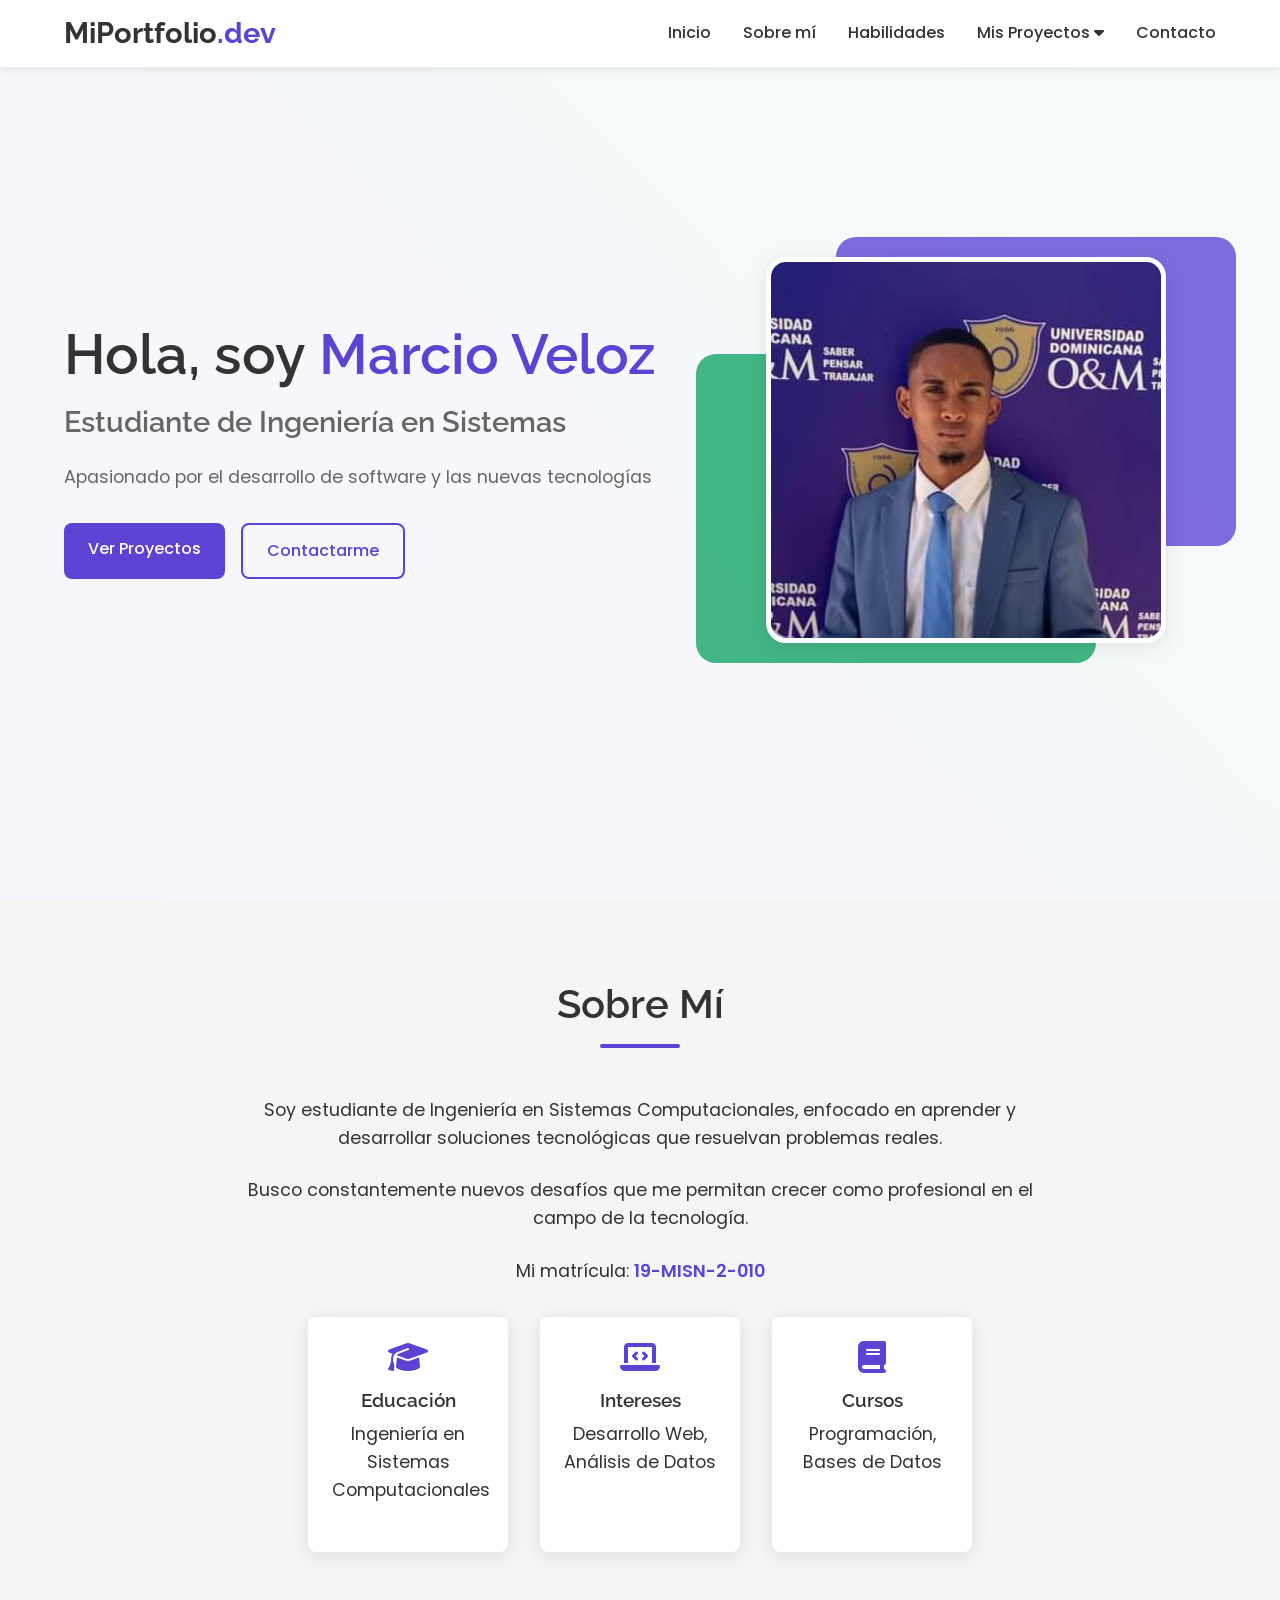
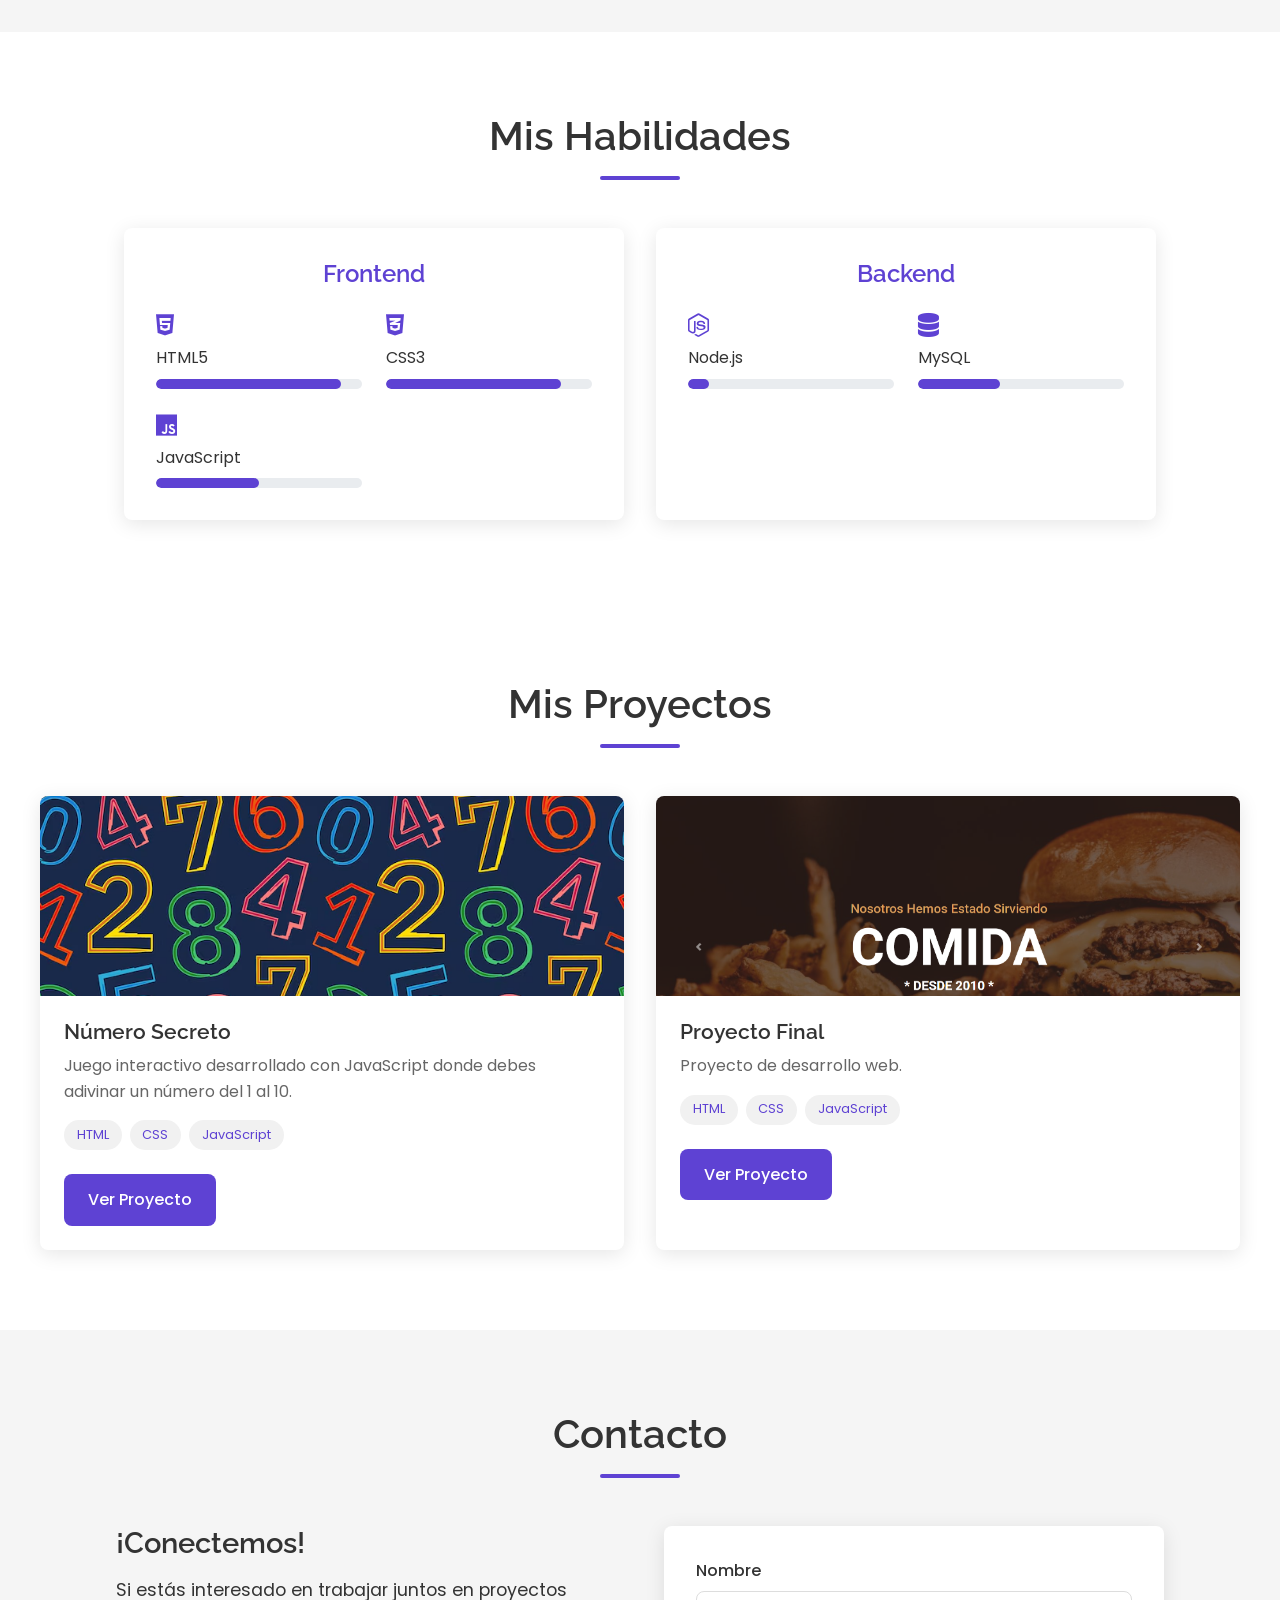
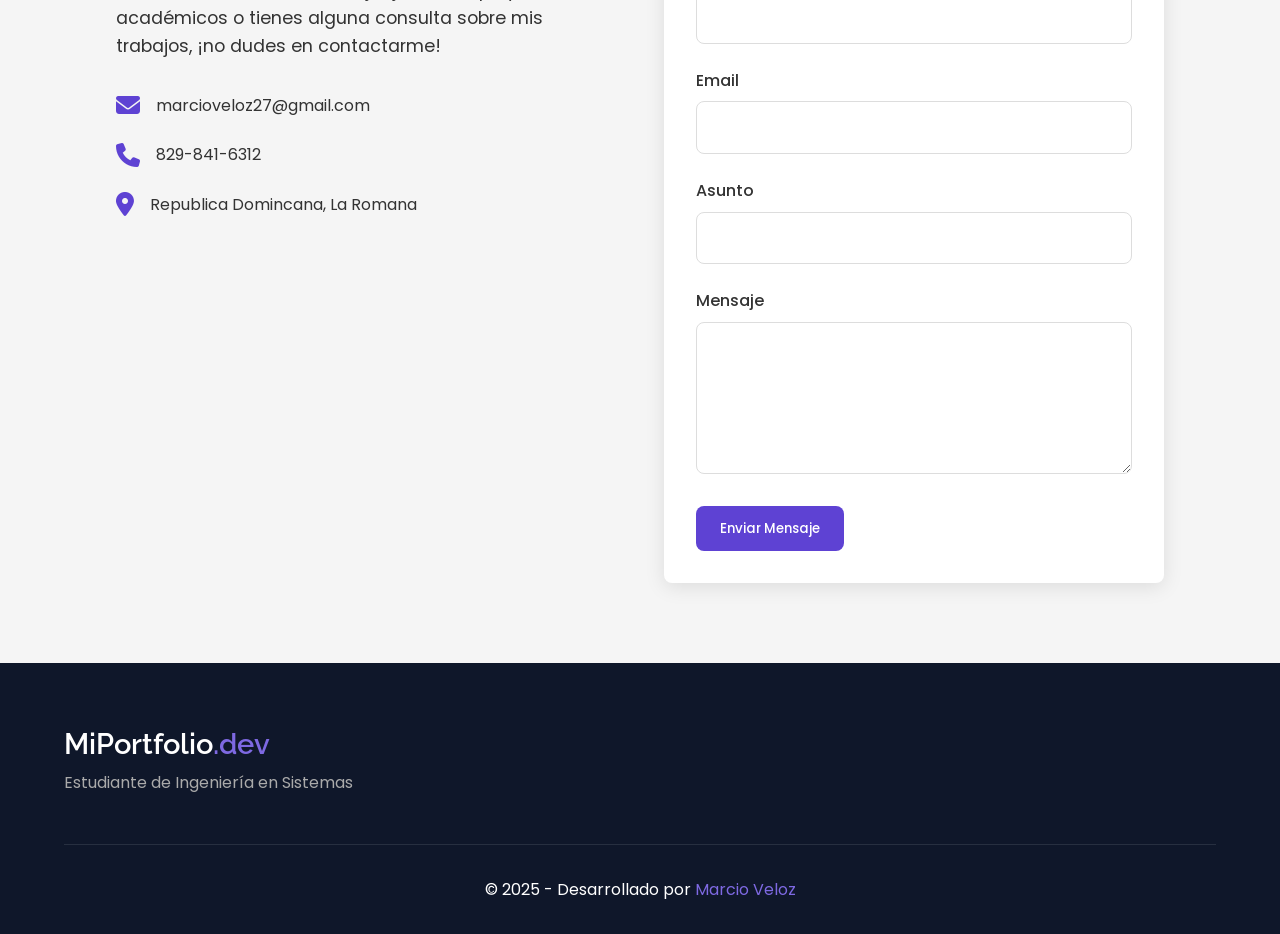
<file: index.html>
<!DOCTYPE html>
<html lang="es">
<head>
    <meta charset="UTF-8">
    <meta name="viewport" content="width=device-width, initial-scale=1.0">
    <title>Mi Portafolio Digital</title>
    <link rel="stylesheet" href="styles.css">
    <link rel="stylesheet" href="https://cdnjs.cloudflare.com/ajax/libs/font-awesome/6.4.0/css/all.min.css">
    <link href="https://fonts.googleapis.com/css2?family=Raleway:wght@400;500;600;700&family=Poppins:wght@300;400;500;600&display=swap" rel="stylesheet">
</head>
<body>
    <header>
        <div class="logo">
            <h1>MiPortfolio<span>.dev</span></h1>
        </div>
        <nav>
            <input type="checkbox" id="check">
            <label for="check" class="menu-btn">
                <i class="fas fa-bars"></i>
            </label>
            <ul class="nav-links">
                <li><a href="#inicio">Inicio</a></li>
                <li><a href="#sobre-mi">Sobre mí</a></li>
                <li><a href="#habilidades">Habilidades</a></li>
                <li class="dropdown">
                    <a href="#proyectos">Mis Proyectos <i class="fas fa-caret-down"></i></a>
                    <ul class="dropdown-content">
                        <li><a href="numero-secreto.html">Número Secreto</a></li>
                        <li><a href= "https://box-48.github.io/Comida/" target="_blank"">Proyecto Final</a></li>
                    </ul>
                </li>
                <li><a href="#contacto">Contacto</a></li>
            </ul>
        </nav>
    </header>

    <section id="inicio" class="hero">
        <div class="hero-content">
            <h2>Hola, soy <span class="highlight">Marcio Veloz</span></h2>
            <h3>Estudiante de Ingeniería en Sistemas</h3>
            <p>Apasionado por el desarrollo de software y las nuevas tecnologías</p>
            <div class="hero-buttons">
                <a href="#proyectos" class="btn primary-btn">Ver Proyectos</a>
                <a href="#contacto" class="btn secondary-btn">Contactarme</a>
            </div>
        </div>
        <div class="hero-image">
            <!-- Reemplaza con tu foto -->
            <img src="foto.jpg" alt="Marcio veloz - Estudiante de Ingeniería">
        </div>
    </section>

    <section id="sobre-mi" class="about">
        <div class="section-header">
            <h2>Sobre Mí</h2>
            <div class="divider"></div>
        </div>
        <div class="about-content">
            <div class="about-text">
                <p>Soy estudiante de Ingeniería en Sistemas Computacionales, enfocado en aprender y desarrollar soluciones tecnológicas que resuelvan problemas reales.</p>
                <p>Busco constantemente nuevos desafíos que me permitan crecer como profesional en el campo de la tecnología.</p>
                <p>Mi matrícula: <span class="highlight">19-MISN-2-010</span></p>
                <div class="about-details">
                    <div class="detail">
                        <i class="fas fa-graduation-cap"></i>
                        <h3>Educación</h3>
                        <p>Ingeniería en Sistemas Computacionales</p>
                    </div>
                    <div class="detail">
                        <i class="fas fa-laptop-code"></i>
                        <h3>Intereses</h3>
                        <p>Desarrollo Web, Análisis de Datos</p>
                    </div>
                    <div class="detail">
                        <i class="fas fa-book"></i>
                        <h3>Cursos</h3>
                        <p>Programación, Bases de Datos</p>
                    </div>
                </div>
            </div>
        </div>
    </section>

    <section id="habilidades" class="skills">
        <div class="section-header">
            <h2>Mis Habilidades</h2>
            <div class="divider"></div>
        </div>
        <div class="skills-container">
            <div class="skill-category">
                <h3>Frontend</h3>
                <div class="skills-grid">
                    <div class="skill-item">
                        <i class="fab fa-html5"></i>
                        <span>HTML5</span>
                        <div class="skill-bar">
                            <div class="skill-level" style="width: 90%"></div>
                        </div>
                    </div>
                    <div class="skill-item">
                        <i class="fab fa-css3-alt"></i>
                        <span>CSS3</span>
                        <div class="skill-bar">
                            <div class="skill-level" style="width: 85%"></div>
                        </div>
                    </div>
                    <div class="skill-item">
                        <i class="fab fa-js"></i>
                        <span>JavaScript</span>
                        <div class="skill-bar">
                            <div class="skill-level" style="width: 50%"></div>
                        </div>
                    </div>
              
                </div>
            </div>
            <div class="skill-category">
                <h3>Backend</h3>
                <div class="skills-grid">
                    <div class="skill-item">
                        <i class="fab fa-node-js"></i>
                        <span>Node.js</span>
                        <div class="skill-bar">
                            <div class="skill-level" style="width: 10%"></div>
                        </div>
                    </div>
                    <div class="skill-item">
                        <i class="fas fa-database"></i>
                        <span>MySQL</span>
                        <div class="skill-bar">
                            <div class="skill-level" style="width: 40%"></div>
                        </div>
                    </div>
                    </div>
                </div>
            </div>
        </div>
    </section>

    <section id="proyectos" class="projects">
        <div class="section-header">
            <h2>Mis Proyectos</h2>
            <div class="divider"></div>
        </div>
        <div class="projects-grid">
            <div class="project-card">
                <div class="project-image">
                    <img src="numero-secreto-thumb.jpg" alt="Juego Número Secreto">
                </div>
                <div class="project-info">
                    <h3>Número Secreto</h3>
                    <p>Juego interactivo desarrollado con JavaScript donde debes adivinar un número del 1 al 10.</p>
                    <div class="project-tags">
                        <span>HTML</span>
                        <span>CSS</span>
                        <span>JavaScript</span>
                    </div>
                    <a href="numero-secreto.html" class="btn primary-btn">Ver Proyecto</a>
                </div>
            </div>
            <div class="project-card">
                <div class="project-image">
                    <img src="proyecto-final-thumb.jpg" alt="Proyecto Final">
                </div>
                <div class="project-info">
                    <h3>Proyecto Final</h3>
                    <p>Proyecto de desarrollo web.</p>
                    <div class="project-tags">
                        <span>HTML</span>
                        <span>CSS</span>
                        <span>JavaScript</span>
                    </div>
                    <a href= "https://box-48.github.io/Comida/" class="btn primary-btn" target="_blank">Ver Proyecto</a>
                </div>
            </div>
        </div>
    </section>

    <section id="contacto" class="contact">
        <div class="section-header">
            <h2>Contacto</h2>
            <div class="divider"></div>
        </div>
        <div class="contact-container">
            <div class="contact-info">
                <h3>¡Conectemos!</h3>
                <p>Si estás interesado en trabajar juntos en proyectos académicos o tienes alguna consulta sobre mis trabajos, ¡no dudes en contactarme!</p>
                <div class="contact-item">
                    <i class="fas fa-envelope"></i>
                    <span>marcioveloz27@gmail.com</span>
                </div>
                <div class="contact-item">
                    <i class="fas fa-phone"></i>
                    <span>829-841-6312</span>
                </div>
                <div class="contact-item">
                    <i class="fas fa-map-marker-alt"></i>
                    <span>Republica Domincana, La Romana
                    </span>
                </div>

            </div>
            <div class="contact-form">
                <form>
                    <div class="form-group">
                        <label for="name">Nombre</label>
                        <input type="text" id="name" name="name" required>
                    </div>
                    <div class="form-group">
                        <label for="email">Email</label>
                        <input type="email" id="email" name="email" required>
                    </div>
                    <div class="form-group">
                        <label for="subject">Asunto</label>
                        <input type="text" id="subject" name="subject" required>
                    </div>
                    <div class="form-group">
                        <label for="message">Mensaje</label>
                        <textarea id="message" name="message" rows="5" required></textarea>
                    </div>
                    <button type="submit" class="btn primary-btn">Enviar Mensaje</button>
                </form>
            </div>
        </div>
    </section>

    <footer>
        <div class="footer-content">
            <div class="footer-logo">
                <h2>MiPortfolio<span>.dev</span></h2>
                <p>Estudiante de Ingeniería en Sistemas</p>
            </div>
        </div>
        <div class="footer-bottom">
            <p>&copy; 2025 - Desarrollado por <span>Marcio Veloz</span></p>
        </div>
    </footer>

    <script src="script.js"></script>
</body>
</html>
</file>
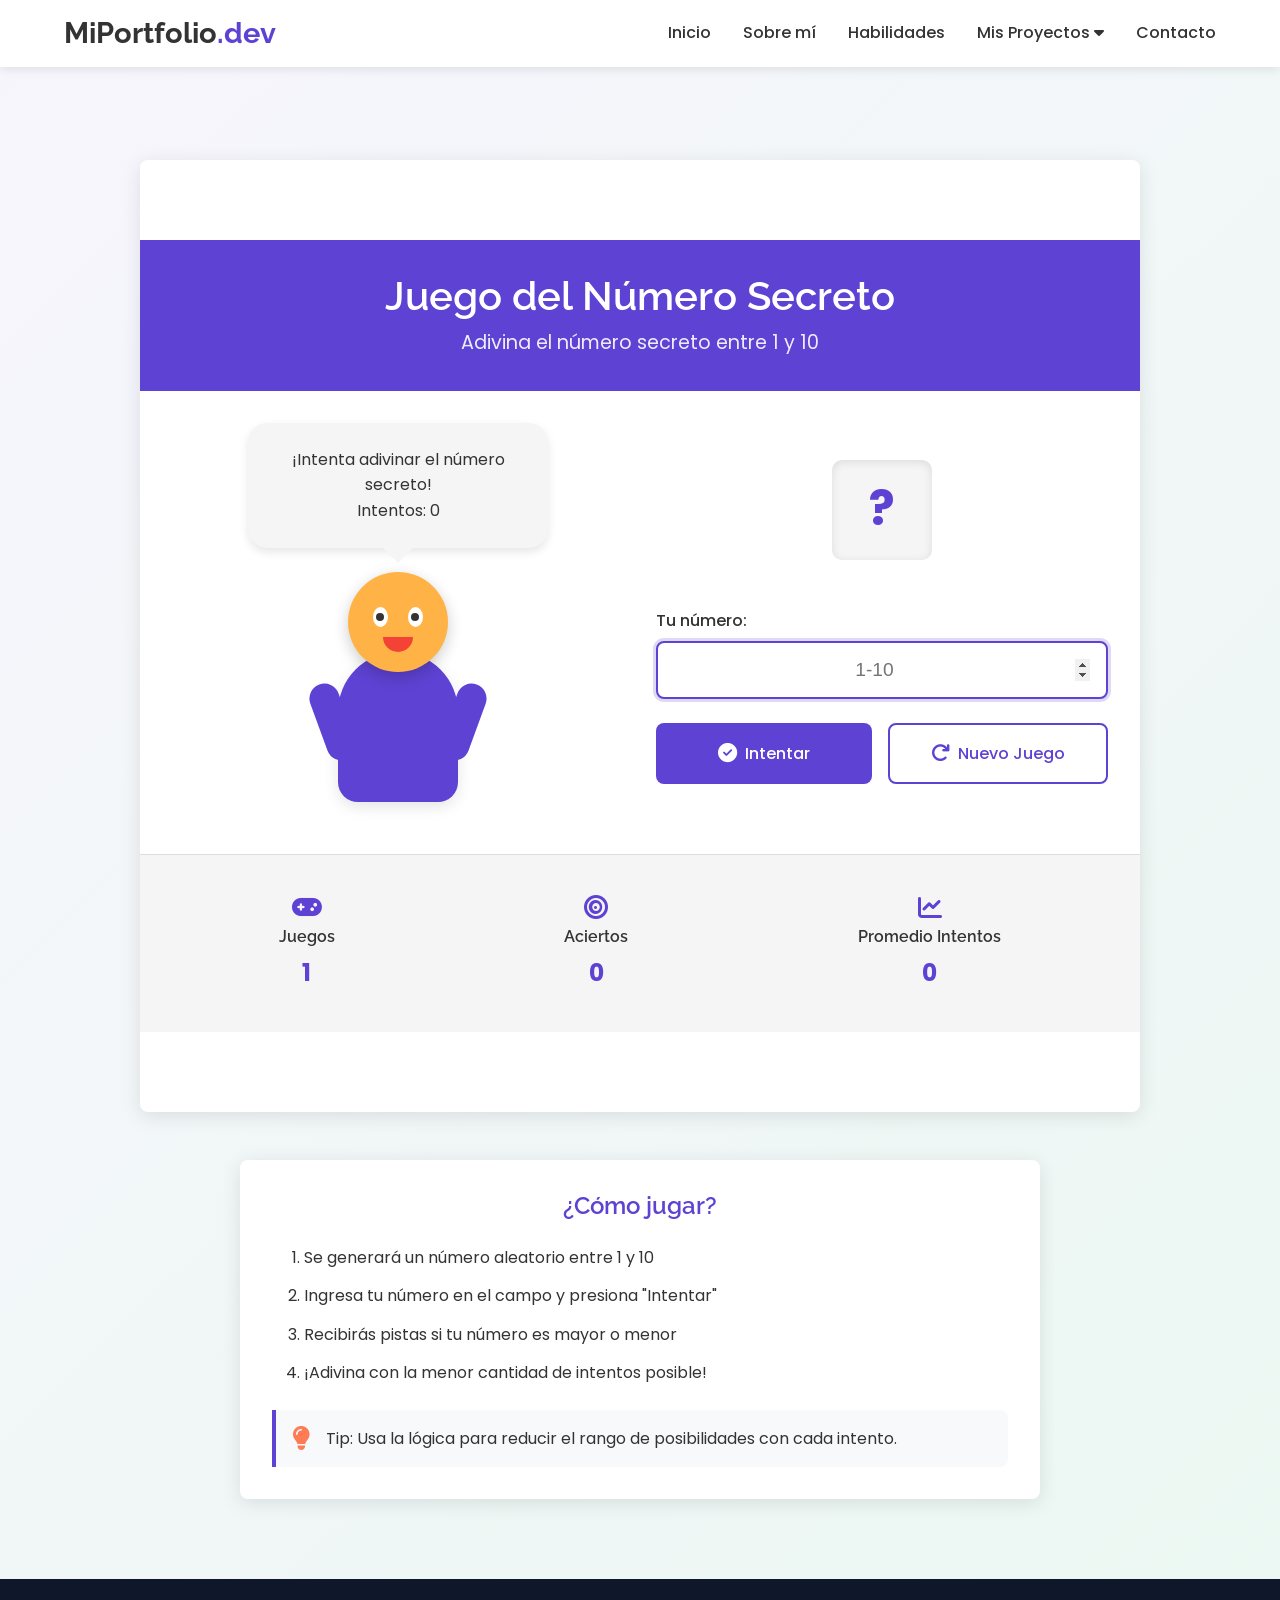
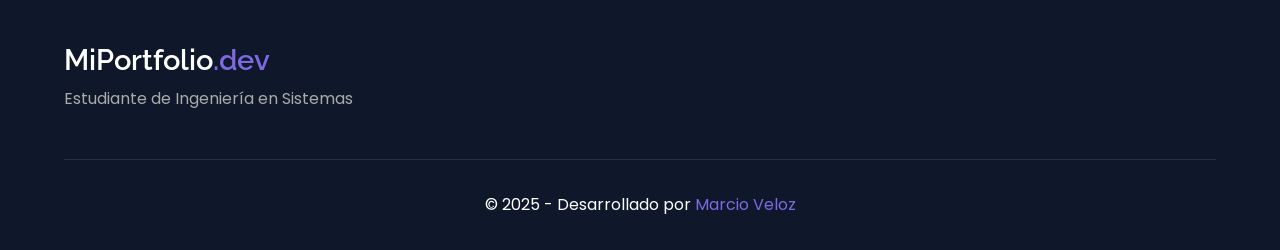
<file: numero-secreto.html>
<!DOCTYPE html>
<html lang="es">
<head>
    <meta charset="UTF-8">
    <meta name="viewport" content="width=device-width, initial-scale=1.0">
    <title>Número Secreto - Juego</title>
    <link rel="stylesheet" href="styles.css">
    <link rel="stylesheet" href="numero-secreto.css">
    <link rel="stylesheet" href="https://cdnjs.cloudflare.com/ajax/libs/font-awesome/6.4.0/css/all.min.css">
    <link href="https://fonts.googleapis.com/css2?family=Raleway:wght@400;500;600;700&family=Poppins:wght@300;400;500;600&display=swap" rel="stylesheet">
</head>
<body>
    <header>
        <div class="logo">
            <h1>MiPortfolio<span>.dev</span></h1>
        </div>
        <nav>
            <input type="checkbox" id="check">
            <label for="check" class="menu-btn">
                <i class="fas fa-bars"></i>
            </label>
            <ul class="nav-links">
                <li><a href="index.html#inicio">Inicio</a></li>
                <li><a href="index.html#sobre-mi">Sobre mí</a></li>
                <li><a href="index.html#habilidades">Habilidades</a></li>
                <li class="dropdown">
                    <a href="index.html#proyectos">Mis Proyectos <i class="fas fa-caret-down"></i></a>
                    <ul class="dropdown-content">
                        <li><a href="numero-secreto.html">Número Secreto</a></li>
                        <li><a href= "https://box-48.github.io/Comida/" target="_blank"">Proyecto Final</a></li>
                    </ul>
                </li>
                <li><a href="index.html#contacto">Contacto</a></li>
            </ul>
        </nav>
    </header>

    <main class="game-container">
        <section class="game-section">
            <div class="game-header">
                <h2>Juego del Número Secreto</h2>
                <p class="game-description">Adivina el número secreto entre 1 y 10</p>
            </div>
            
            <div class="game-content">
                <div class="game-illustration">
                    <div class="bubble-container">
                        <div class="bubble" id="message-bubble">
                            <p id="game-message">¡Intenta adivinar el número secreto!</p>
                            <p id="attempts-message">Intentos: 0</p>
                        </div>
                    </div>
                    <div class="character">
                        <div class="character-head">
                            <div class="eye left"></div>
                            <div class="eye right"></div>
                            <div class="mouth"></div>
                        </div>
                        <div class="character-body"></div>
                    </div>
                </div>
                
                <div class="game-form">
                    <div class="number-display">
                        <div class="number-box" id="number-box"></div>
                    </div>
                    <div class="input-area">
                        <div class="input-group">
                            <label for="guess">Tu número:</label>
                            <input type="number" id="guess" min="1" max="10" placeholder="1-10">
                        </div>
                        <div class="button-group">
                            <button id="try-button" class="btn game-btn primary-btn">
                                <i class="fas fa-check-circle"></i> Intentar
                            </button>
                            <button id="reset-button" class="btn game-btn secondary-btn">
                                <i class="fas fa-redo"></i> Nuevo Juego
                            </button>
                        </div>
                    </div>
                </div>
            </div>
            
            <div class="game-stats">
                <div class="stat-box">
                    <i class="fas fa-gamepad"></i>
                    <h3>Juegos</h3>
                    <p id="games-counter">0</p>
                </div>
                <div class="stat-box">
                    <i class="fas fa-bullseye"></i>
                    <h3>Aciertos</h3>
                    <p id="wins-counter">0</p>
                </div>
                <div class="stat-box">
                    <i class="fas fa-chart-line"></i>
                    <h3>Promedio Intentos</h3>
                    <p id="avg-attempts">0</p>
                </div>
            </div>
        </section>

        <section class="game-help">
            <h3>¿Cómo jugar?</h3>
            <ol>
                <li>Se generará un número aleatorio entre 1 y 10</li>
                <li>Ingresa tu número en el campo y presiona "Intentar"</li>
                <li>Recibirás pistas si tu número es mayor o menor</li>
                <li>¡Adivina con la menor cantidad de intentos posible!</li>
            </ol>
            <div class="game-tip">
                <i class="fas fa-lightbulb"></i>
                <p>Tip: Usa la lógica para reducir el rango de posibilidades con cada intento.</p>
            </div>
        </section>
    </main>

    <footer>
        <div class="footer-content">
            <div class="footer-logo">
                <h2>MiPortfolio<span>.dev</span></h2>
                <p>Estudiante de Ingeniería en Sistemas</p>
            </div>
    
        </div>
        <div class="footer-bottom">
            <p>&copy; 2025 - Desarrollado por <span>Marcio Veloz</span></p>
        </div>
    </footer>

    <script src="numero-secreto.js"></script>
</body>
</html>
</file>
<file: styles.css>
/* Variables globales */
:root {
    --primary-color: #5e42d3;
    --primary-light: #7e69e2;
    --primary-dark: #462fb0;
    --secondary-color: #42b883;
    --accent-color: #ff7b54;
    --text-light: #ffffff;
    --text-dark: #333333;
    --text-gray: #666666;
    --bg-light: #ffffff;
    --bg-dark: #0f172a;
    --bg-gray: #f5f5f5;
    --border-radius: 8px;
    --box-shadow: 0 4px 20px rgba(0, 0, 0, 0.1);
    --transition: all 0.3s ease;
}

/* Reset y estilos base */
* {
    margin: 0;
    padding: 0;
    box-sizing: border-box;
}

html {
    scroll-behavior: smooth;
}

body {
    font-family: 'Poppins', sans-serif;
    line-height: 1.6;
    color: var(--text-dark);
    background: var(--bg-light);
    overflow-x: hidden;
}

h1, h2, h3, h4, h5, h6 {
    font-family: 'Raleway', sans-serif;
    line-height: 1.2;
    margin-bottom: 1rem;
    font-weight: 600;
}

a {
    text-decoration: none;
    color: inherit;
    transition: var(--transition);
}

ul {
    list-style: none;
}

img {
    max-width: 100%;
    height: auto;
    display: block;
}

section {
    padding: 5rem 0;
}

.container {
    width: 90%;
    max-width: 1200px;
    margin: 0 auto;
}

.btn {
    display: inline-block;
    padding: 0.8rem 1.5rem;
    border-radius: var(--border-radius);
    font-weight: 500;
    text-align: center;
    cursor: pointer;
    transition: var(--transition);
    border: none;
    font-family: inherit;
}

.primary-btn {
    background: var(--primary-color);
    color: var(--text-light);
}

.primary-btn:hover {
    background: var(--primary-dark);
    transform: translateY(-3px);
    box-shadow: 0 10px 20px rgba(94, 66, 211, 0.2);
}

.secondary-btn {
    background: transparent;
    color: var(--primary-color);
    border: 2px solid var(--primary-color);
}

.secondary-btn:hover {
    background: var(--primary-color);
    color: var(--text-light);
    transform: translateY(-3px);
}

.highlight {
    color: var(--primary-color);
    font-weight: 600;
}

.divider {
    width: 80px;
    height: 4px;
    background: var(--primary-color);
    margin: 0 auto 2rem;
    border-radius: 2px;
}

.section-header {
    text-align: center;
    margin-bottom: 3rem;
}

.section-header h2 {
    font-size: 2.5rem;
    margin-bottom: 1rem;
    position: relative;
}

/* Header y navegación */
header {
    position: fixed;
    top: 0;
    left: 0;
    width: 100%;
    padding: 1rem 5%;
    display: flex;
    justify-content: space-between;
    align-items: center;
    background: rgba(255, 255, 255, 0.95);
    box-shadow: 0 2px 10px rgba(0, 0, 0, 0.1);
    z-index: 1000;
    backdrop-filter: blur(10px);
}

.logo h1 {
    font-size: 1.8rem;
    font-weight: 700;
    margin: 0;
}

.logo span {
    color: var(--primary-color);
}

.nav-links {
    display: flex;
    gap: 2rem;
}

.nav-links a {
    color: var(--text-dark);
    font-weight: 500;
    padding: 0.5rem 0;
    position: relative;
}

.nav-links a::after {
    content: '';
    position: absolute;
    bottom: 0;
    left: 0;
    width: 0;
    height: 2px;
    background: var(--primary-color);
    transition: var(--transition);
}

.nav-links a:hover::after,
.nav-links a:focus::after {
    width: 100%;
}

.nav-links a:hover {
    color: var(--primary-color);
}

.menu-btn {
    display: none;
    cursor: pointer;
    font-size: 1.5rem;
}

#check {
    display: none;
}

/* Dropdown para submenu */
.dropdown {
    position: relative;
}

.dropdown-content {
    display: none;
    position: absolute;
    top: 100%;
    left: 0;
    background: white;
    min-width: 200px;
    box-shadow: 0 8px 16px rgba(0, 0, 0, 0.1);
    border-radius: var(--border-radius);
    z-index: 1;
    padding: 0.5rem 0;
}

.dropdown-content li {
    width: 100%;
}

.dropdown-content a {
    padding: 0.7rem 1rem;
    display: block;
}

.dropdown-content a:hover {
    background: #f5f5f5;
}

.dropdown:hover .dropdown-content {
    display: block;
}

/* Sección Hero */
.hero {
    min-height: 100vh;
    display: flex;
    align-items: center;
    justify-content: space-between;
    padding: 0 5%;
    background: linear-gradient(45deg, rgba(94, 66, 211, 0.05), rgba(66, 184, 131, 0.05));
}

.hero-content {
    flex: 1;
    max-width: 600px;
}

.hero-content h2 {
    font-size: 3.5rem;
    margin-bottom: 1rem;
}

.hero-content h3 {
    font-size: 1.8rem;
    color: var(--text-gray);
    margin-bottom: 1.5rem;
}

.hero-content p {
    font-size: 1.1rem;
    margin-bottom: 2rem;
    color: var(--text-gray);
}

.hero-buttons {
    display: flex;
    gap: 1rem;
}

.hero-image {
    flex: 1;
    max-width: 500px;
    display: flex;
    justify-content: center;
    position: relative;
}

.hero-image img {
    width: 80%;
    border-radius: 20px;
    object-fit: cover;
    border: 5px solid white;
    box-shadow: var(--box-shadow);
    position: relative;
}

.hero-image::before {
    content: '';
    position: absolute;
    width: 80%;
    height: 80%;
    border-radius: 20px;
    background: var(--primary-light);
    top: -20px;
    right: -20px;
    z-index: -1;
}

.hero-image::after {
    content: '';
    position: absolute;
    width: 80%;
    height: 80%;
    border-radius: 20px;
    background: var(--secondary-color);
    bottom: -20px;
    left: -20px;
    z-index: -1;
}

/* Sección Sobre Mí */
.about {
    background: var(--bg-gray);
}

.about-content {
    display: flex;
    flex-direction: column;
    align-items: center;
    gap: 3rem;
}

.about-text {
    max-width: 800px;
    text-align: center;
}

.about-text p {
    margin-bottom: 1.5rem;
    font-size: 1.1rem;
}

.about-details {
    display: flex;
    justify-content: center;
    gap: 2rem;
    margin-top: 2rem;
    flex-wrap: wrap;
}

.detail {
    background: white;
    padding: 1.5rem;
    border-radius: var(--border-radius);
    box-shadow: var(--box-shadow);
    text-align: center;
    width: 200px;
    transition: var(--transition);
}

.detail:hover {
    transform: translateY(-10px);
}

.detail i {
    font-size: 2rem;
    color: var(--primary-color);
    margin-bottom: 1rem;
}

.detail h3 {
    font-size: 1.2rem;
    margin-bottom: 0.5rem;
}

/* Sección Habilidades */
.skills-container {
    display: flex;
    flex-wrap: wrap;
    gap: 2rem;
    justify-content: center;
}

.skill-category {
    flex: 1;
    background: white;
    padding: 2rem;
    border-radius: var(--border-radius);
    box-shadow: var(--box-shadow);
    max-width: 500px;
}

.skill-category h3 {
    font-size: 1.5rem;
    text-align: center;
    margin-bottom: 1.5rem;
    color: var(--primary-color);
}

.skills-grid {
    display: grid;
    grid-template-columns: repeat(2, 1fr);
    gap: 1.5rem;
}

.skill-item {
    display: flex;
    flex-direction: column;
    gap: 0.5rem;
}

.skill-item i {
    font-size: 1.5rem;
    color: var(--primary-color);
}

.skill-bar {
    height: 10px;
    background: #e9ecef;
    border-radius: 5px;
    overflow: hidden;
}

.skill-level {
    height: 100%;
    background: var(--primary-color);
    border-radius: 5px;
    transition: width 1s ease-in-out;
}

/* Sección Proyectos */
.projects-grid {
    display: grid;
    grid-template-columns: repeat(auto-fit, minmax(300px, 1fr));
    gap: 2rem;
    max-width: 1200px;
    margin: 0 auto;
}

.project-card {
    background: white;
    border-radius: var(--border-radius);
    overflow: hidden;
    box-shadow: var(--box-shadow);
    transition: var(--transition);
}

.project-card:hover {
    transform: translateY(-10px);
    box-shadow: 0 15px 30px rgba(0, 0, 0, 0.15);
}

.project-image {
    height: 200px;
    overflow: hidden;
}

.project-image img {
    width: 100%;
    height: 100%;
    object-fit: cover;
    transition: transform 0.5s ease;
}

.project-card:hover .project-image img {
    transform: scale(1.1);
}

.project-info {
    padding: 1.5rem;
}

.project-info h3 {
    font-size: 1.3rem;
    margin-bottom: 0.5rem;
}

.project-info p {
    color: var(--text-gray);
    margin-bottom: 1rem;
}

.project-tags {
    display: flex;
    flex-wrap: wrap;
    gap: 0.5rem;
    margin-bottom: 1.5rem;
}

.project-tags span {
    background: #f1f1f1;
    color: var(--primary-color);
    padding: 0.3rem 0.8rem;
    border-radius: 20px;
    font-size: 0.8rem;
}

/* Sección Contacto */
.contact {
    background: var(--bg-gray);
}

.contact-container {
    display: flex;
    flex-wrap: wrap;
    gap: 3rem;
    justify-content: center;
    align-items: stretch;
}

.contact-info {
    flex: 1;
    min-width: 300px;
    max-width: 500px;
}

.contact-info h3 {
    font-size: 1.8rem;
    margin-bottom: 1rem;
}

.contact-info p {
    margin-bottom: 2rem;
    font-size: 1.1rem;
}

.contact-item {
    display: flex;
    align-items: center;
    gap: 1rem;
    margin-bottom: 1.5rem;
}

.contact-item i {
    color: var(--primary-color);
    font-size: 1.5rem;
}

.social-links {
    display: flex;
    gap: 1rem;
    margin-top: 2rem;
}

.social-links a {
    display: flex;
    align-items: center;
    justify-content: center;
    width: 40px;
    height: 40px;
    background: white;
    border-radius: 50%;
    color: var(--primary-color);
    font-size: 1.2rem;
    transition: var(--transition);
}

.social-links a:hover {
    background: var(--primary-color);
    color: white;
    transform: translateY(-5px);
}

.contact-form {
    flex: 1;
    min-width: 300px;
    max-width: 500px;
    background: white;
    padding: 2rem;
    border-radius: var(--border-radius);
    box-shadow: var(--box-shadow);
}

.form-group {
    margin-bottom: 1.5rem;
}

.form-group label {
    display: block;
    margin-bottom: 0.5rem;
    font-weight: 500;
}

.form-group input,
.form-group textarea {
    width: 100%;
    padding: 0.8rem;
    border: 1px solid #ddd;
    border-radius: var(--border-radius);
    font-family: inherit;
    font-size: 1rem;
    transition: var(--transition);
}

.form-group input:focus,
.form-group textarea:focus {
    border-color: var(--primary-color);
    outline: none;
    box-shadow: 0 0 0 2px rgba(94, 66, 211, 0.2);
}

/* Footer */
footer {
    background: var(--bg-dark);
    color: var(--text-light);
    padding: 4rem 5% 2rem;
}

.footer-content {
    display: flex;
    flex-wrap: wrap;
    justify-content: space-between;
    gap: 2rem;
    margin-bottom: 3rem;
}

.footer-logo h2 {
    font-size: 1.8rem;
    margin-bottom: 0.5rem;
}

.footer-logo span {
    color: var(--primary-light);
}

.footer-logo p {
    color: #aaa;
}

.footer-links {
    display: flex;
    flex-direction: column;
    gap: 1rem;
}

.footer-links a:hover {
    color: var(--primary-light);
}

.footer-social {
    display: flex;
    gap: 1rem;
}

.footer-social a {
    color: var(--text-light);
    font-size: 1.5rem;
    transition: var(--transition);
}

.footer-social a:hover {
    color: var(--primary-light);
    transform: translateY(-5px);
}

.footer-bottom {
    text-align: center;
    padding-top: 2rem;
    border-top: 1px solid rgba(255, 255, 255, 0.1);
}

.footer-bottom span {
    color: var(--primary-light);
}

/* Media Queries */
@media (max-width: 992px) {
    .hero {
        flex-direction: column;
        text-align: center;
        gap: 3rem;
    }
    
    .hero-content {
        max-width: 100%;
    }
    
    .hero-buttons {
        justify-content: center;
    }
    
    .hero-image {
        max-width: 400px;
    }
    
    .about-details {
        flex-direction: column;
        align-items: center;
    }
    
    .contact-container {
        flex-direction: column;
        align-items: center;
    }
}

@media (max-width: 768px) {
    .menu-btn {
        display: block;
    }
    
    .nav-links {
        position: fixed;
        width: 100%;
        height: 100vh;
        background: white;
        top: 80px;
        left: -100%;
        display: flex;
        flex-direction: column;
        align-items: center;
        justify-content: flex-start;
        padding-top: 3rem;
        gap: 2rem;
        transition: all 0.4s ease;
    }
    
    .nav-links li {
        width: 100%;
        text-align: center;
    }
    
    .nav-links a {
        display: block;
        padding: 1rem 0;
        font-size: 1.2rem;
    }
    
    .dropdown-content {
        position: static;
        display: none;
        width: 100%;
        max-width: 100%;
        box-shadow: none;
        background: #f5f5f5;
    }
    
    .dropdown:hover .dropdown-content {
        display: none;
    }
    
    .dropdown.active .dropdown-content {
        display: block;
    }
    
    #check:checked ~ .nav-links {
        left: 0;
    }
    
    .skills-container, 
    .skills-grid {
        flex-direction: column;
        grid-template-columns: 1fr;
    }
    
    .hero-content h2 {
        font-size: 2.5rem;
    }
}
</file>
<file: numero-secreto.css>
/* Estilos específicos para la página del juego número secreto */

/* Contenedor principal del juego */
.game-container {
    padding: 10rem 5% 5rem;
    min-height: 100vh;
    background: linear-gradient(135deg, rgba(94, 66, 211, 0.05) 0%, rgba(66, 184, 131, 0.1) 100%);
}

.game-section {
    max-width: 1000px;
    margin: 0 auto;
    background: white;
    border-radius: var(--border-radius);
    box-shadow: var(--box-shadow);
    overflow: hidden;
}

.game-header {
    text-align: center;
    padding: 2rem;
    background: var(--primary-color);
    color: white;
}

.game-header h2 {
    font-size: 2.5rem;
    margin-bottom: 0.5rem;
}

.game-description {
    font-size: 1.2rem;
    opacity: 0.9;
}

.game-content {
    display: flex;
    flex-wrap: wrap;
    padding: 2rem;
    gap: 2rem;
}

.game-illustration {
    flex: 1;
    min-width: 300px;
    display: flex;
    flex-direction: column;
    align-items: center;
    justify-content: center;
}

.bubble-container {
    margin-bottom: 1.5rem;
}

.bubble {
    background: #f5f5f5;
    padding: 1.5rem;
    border-radius: 20px;
    position: relative;
    max-width: 300px;
    text-align: center;
    box-shadow: 0 4px 10px rgba(0, 0, 0, 0.1);
}

.bubble::after {
    content: '';
    position: absolute;
    bottom: -15px;
    left: 50%;
    transform: translateX(-50%);
    border-width: 15px 15px 0;
    border-style: solid;
    border-color: #f5f5f5 transparent transparent;
}

.character {
    position: relative;
    width: 150px;
    height: 250px;
    display: flex;
    flex-direction: column;
    align-items: center;
}

.character-head {
    width: 100px;
    height: 100px;
    background: #ffb347;
    border-radius: 50%;
    position: relative;
    box-shadow: 0 5px 15px rgba(0, 0, 0, 0.2);
    z-index: 2;
}

.eye {
    position: absolute;
    width: 15px;
    height: 20px;
    background: white;
    border-radius: 50%;
    top: 35px;
}

.eye::after {
    content: '';
    position: absolute;
    width: 8px;
    height: 8px;
    background: #333;
    border-radius: 50%;
    top: 6px;
    left: 3px;
}

.eye.left {
    left: 25px;
}

.eye.right {
    right: 25px;
}

.mouth {
    position: absolute;
    width: 30px;
    height: 15px;
    background: #f44336;
    border-radius: 0 0 15px 15px;
    bottom: 20px;
    left: 50%;
    transform: translateX(-50%);
}

.character-body {
    width: 120px;
    height: 150px;
    background: var(--primary-color);
    border-radius: 60px 60px 20px 20px;
    margin-top: -20px;
    position: relative;
    box-shadow: 0 5px 15px rgba(0, 0, 0, 0.1);
}

.character-body::before, 
.character-body::after {
    content: '';
    position: absolute;
    width: 30px;
    height: 80px;
    background: var(--primary-color);
    border-radius: 15px;
}

.character-body::before {
    left: -20px;
    top: 30px;
    transform: rotate(-20deg);
}

.character-body::after {
    right: -20px;
    top: 30px;
    transform: rotate(20deg);
}

/* Área del juego */
.game-form {
    flex: 1;
    min-width: 300px;
    display: flex;
    flex-direction: column;
    justify-content: center;
    gap: 2rem;
}

.number-display {
    display: flex;
    justify-content: center;
    margin-bottom: 1rem;
}

.number-box {
    width: 100px;
    height: 100px;
    background: var(--bg-gray);
    border-radius: 10px;
    display: flex;
    align-items: center;
    justify-content: center;
    font-size: 3rem;
    font-weight: bold;
    color: var(--primary-color);
    box-shadow: inset 0 2px 10px rgba(0, 0, 0, 0.1);
}

.input-area {
    display: flex;
    flex-direction: column;
    gap: 1.5rem;
}

.input-group {
    display: flex;
    flex-direction: column;
    gap: 0.5rem;
}

.input-group label {
    font-weight: 500;
}

.input-group input {
    padding: 1rem;
    border: 2px solid #ddd;
    border-radius: var(--border-radius);
    font-size: 1.2rem;
    text-align: center;
    transition: var(--transition);
}

.input-group input:focus {
    border-color: var(--primary-color);
    outline: none;
    box-shadow: 0 0 0 3px rgba(94, 66, 211, 0.2);
}

.button-group {
    display: flex;
    gap: 1rem;
}

.game-btn {
    padding: 1rem;
    flex: 1;
    font-size: 1rem;
    display: flex;
    align-items: center;
    justify-content: center;
    gap: 0.5rem;
}

.game-btn i {
    font-size: 1.2rem;
}

/* Estadísticas del juego */
.game-stats {
    display: flex;
    justify-content: space-around;
    padding: 1.5rem;
    background: var(--bg-gray);
    border-top: 1px solid #ddd;
}

.stat-box {
    text-align: center;
    padding: 1rem;
}

.stat-box i {
    font-size: 1.5rem;
    color: var(--primary-color);
    margin-bottom: 0.5rem;
}

.stat-box h3 {
    font-size: 1rem;
    margin-bottom: 0.5rem;
}

.stat-box p {
    font-size: 1.5rem;
    font-weight: bold;
    color: var(--primary-color);
}

/* Sección de ayuda */
.game-help {
    max-width: 800px;
    margin: 3rem auto 0;
    background: white;
    padding: 2rem;
    border-radius: var(--border-radius);
    box-shadow: var(--box-shadow);
}

.game-help h3 {
    font-size: 1.5rem;
    margin-bottom: 1.5rem;
    color: var(--primary-color);
    text-align: center;
}

.game-help ol {
    margin-left: 2rem;
    margin-bottom: 1.5rem;
}

.game-help li {
    margin-bottom: 0.8rem;
}

.game-tip {
    display: flex;
    align-items: center;
    gap: 1rem;
    background: #f8f9fa;
    padding: 1rem;
    border-left: 4px solid var(--primary-color);
    border-radius: 0 var(--border-radius) var(--border-radius) 0;
}

.game-tip i {
    font-size: 1.5rem;
    color: var(--accent-color);
}

/* Animaciones */
@keyframes pulse {
    0% {
        transform: scale(1);
    }
    50% {
        transform: scale(1.05);
    }
    100% {
        transform: scale(1);
    }
}

@keyframes celebrate {
    0% {
        transform: translateY(0);
    }
    25% {
        transform: translateY(-15px) rotate(5deg);
    }
    50% {
        transform: translateY(0) rotate(-5deg);
    }
    75% {
        transform: translateY(-10px) rotate(3deg);
    }
    100% {
        transform: translateY(0);
    }
}

.celebrate {
    animation: celebrate 1s ease;
}

.pulse {
    animation: pulse 0.5s infinite;
}

/* Media Queries */
@media (max-width: 768px) {
    .game-content {
        flex-direction: column;
    }
    
    .game-stats {
        flex-wrap: wrap;
    }
    
    .stat-box {
        width: 33%;
        padding: 0.5rem;
    }
    
    .button-group {
        flex-direction: column;
    }
}
</file>
